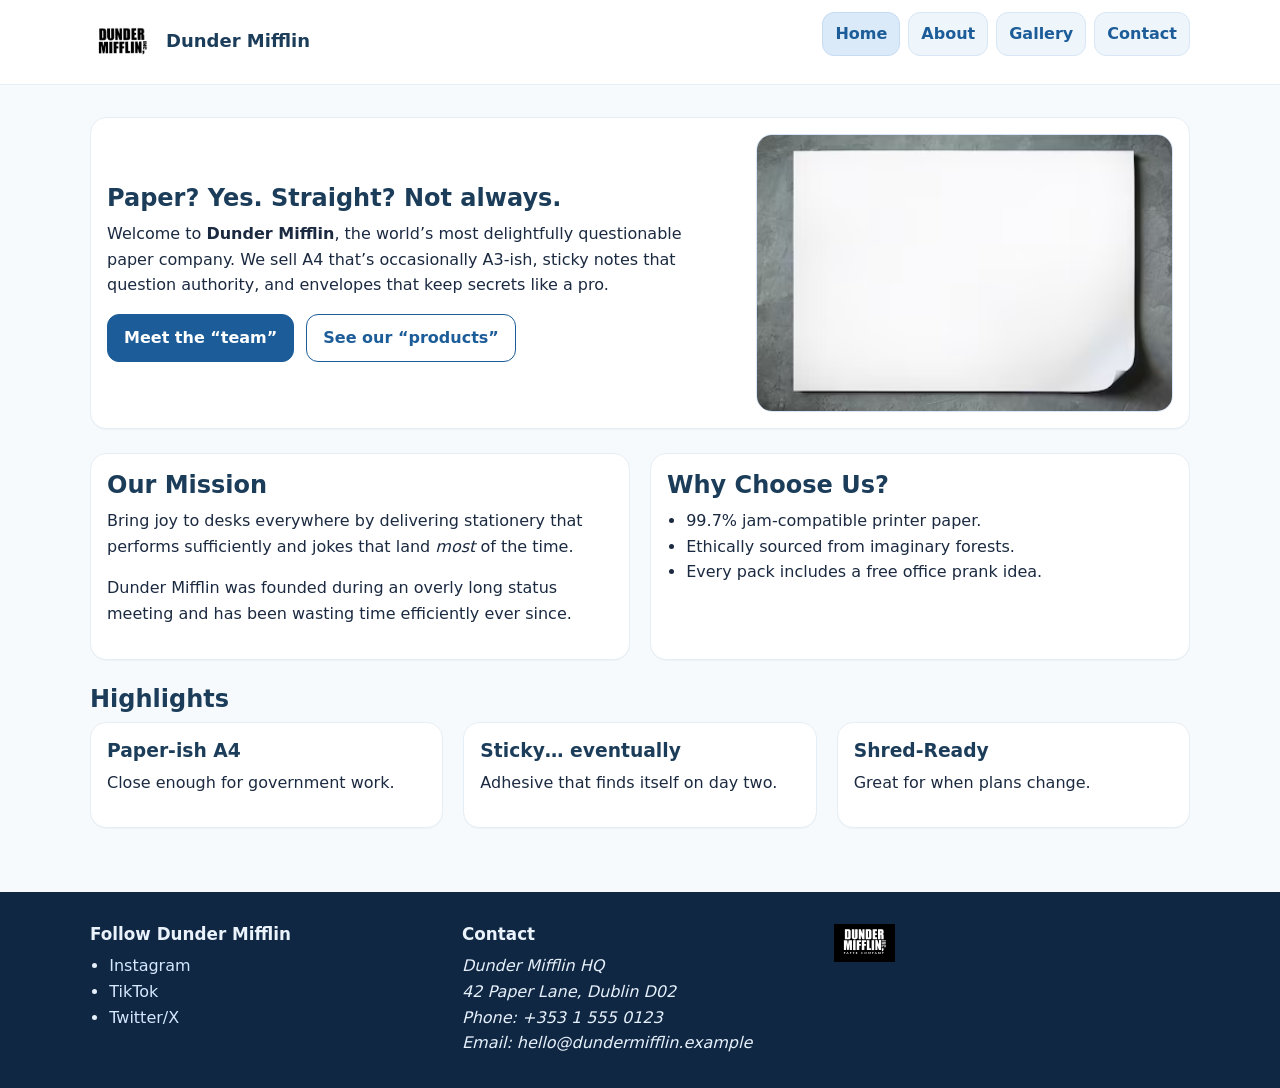
<file: index.html>
<!doctype html>
<html lang="en">
<head>
  <meta charset="utf-8">
  <meta name="viewport" content="width=device-width, initial-scale=1">
  <title>Dunder Mifflin – The World’s Funniest Paper Co.</title>
  <meta name="description" content="Dunder Mifflin is a satirical paper company bringing office-grade humor to everyday stationery.">
  <link rel="stylesheet" href="css/styles.css">
</head>
<body>
<header class="site-header">
  <div class="container header-inner">
    <a class="header-brand" href="index.html" aria-label="Dunder Mifflin home">
      <img src="images/Logo.jpg.webp" alt="Dunder Mifflin logo">
      <span class="header-title">Dunder Mifflin</span>
    </a>
    <nav class="main-nav" aria-label="Primary">
      <ul>
        <li><a href="index.html" aria-current="page">Home</a></li>
        <li><a href="about.html" >About</a></li>
        <li><a href="gallery.html" >Gallery</a></li>
        <li><a href="contact.html" >Contact</a></li>
      </ul>
    </nav>
  </div>
</header>
<main>
  <div class="container">

<section class="hero card">
  <div>
    <h1>Paper? Yes. Straight? Not always.</h1>
    <p>Welcome to <strong>Dunder Mifflin</strong>, the world’s most delightfully questionable paper company. 
    We sell A4 that’s occasionally A3-ish, sticky notes that question authority, and envelopes that keep secrets like a pro.</p>
    <div class="cta">
      <a class="btn" href="about.html">Meet the “team”</a>
      <a class="btn alt" href="gallery.html">See our “products”</a>
    </div>
  </div>
  <img src="images/Image1a4.jpg.avif" alt="Slightly bent A4 paper product shot">
</section>

<section style="margin-top:1.5rem;">
  <div class="columns">
    <article class="card">
      <h2>Our Mission</h2>
      <p>Bring joy to desks everywhere by delivering stationery that performs sufficiently and jokes that land <em>most</em> of the time.</p>
      <p>Dunder Mifflin was founded during an overly long status meeting and has been wasting time efficiently ever since.</p>
    </article>
    <article class="card">
      <h2>Why Choose Us?</h2>
      <ul>
        <li>99.7% jam-compatible printer paper.</li>
        <li>Ethically sourced from imaginary forests.</li>
        <li>Every pack includes a free office prank idea.</li>
      </ul>
    </article>
  </div>
</section>

<section style="margin-top:1.5rem;">
  <h2 class="sr-only">Highlights</h2>
  <div class="columns-3">
    <div class="card"><h3>Paper-ish A4</h3><p>Close enough for government work.</p></div>
    <div class="card"><h3>Sticky… eventually</h3><p>Adhesive that finds itself on day two.</p></div>
    <div class="card"><h3>Shred-Ready</h3><p>Great for when plans change.</p></div>
  </div>
</section>
  </div>
</main>
<footer class="site-footer">
  <div class="container footer-grid">
    <div class="footer-col">
      <h3>Follow Dunder Mifflin</h3>
      <ul>
        <li><a href="https://instagram.com" target="_blank" rel="noopener">Instagram</a></li>
        <li><a href="https://tiktok.com" target="_blank" rel="noopener">TikTok</a></li>
        <li><a href="https://twitter.com" target="_blank" rel="noopener">Twitter/X</a></li>
      </ul>
    </div>
    <div class="footer-col">
      <h3>Contact</h3>
      <address>
        Dunder Mifflin HQ<br>
        42 Paper Lane, Dublin D02<br>
        Phone: +353 1 555 0123<br>
        Email: hello@dundermifflin.example
      </address>
    </div>
    <div class="footer-col footer-logo">
      <a href="index.html"><img src="images/logo-small.svg" alt="Dunder Mifflin small logo"></a>
    </div>
  </div>
</footer>
</body>
</html>
</file>
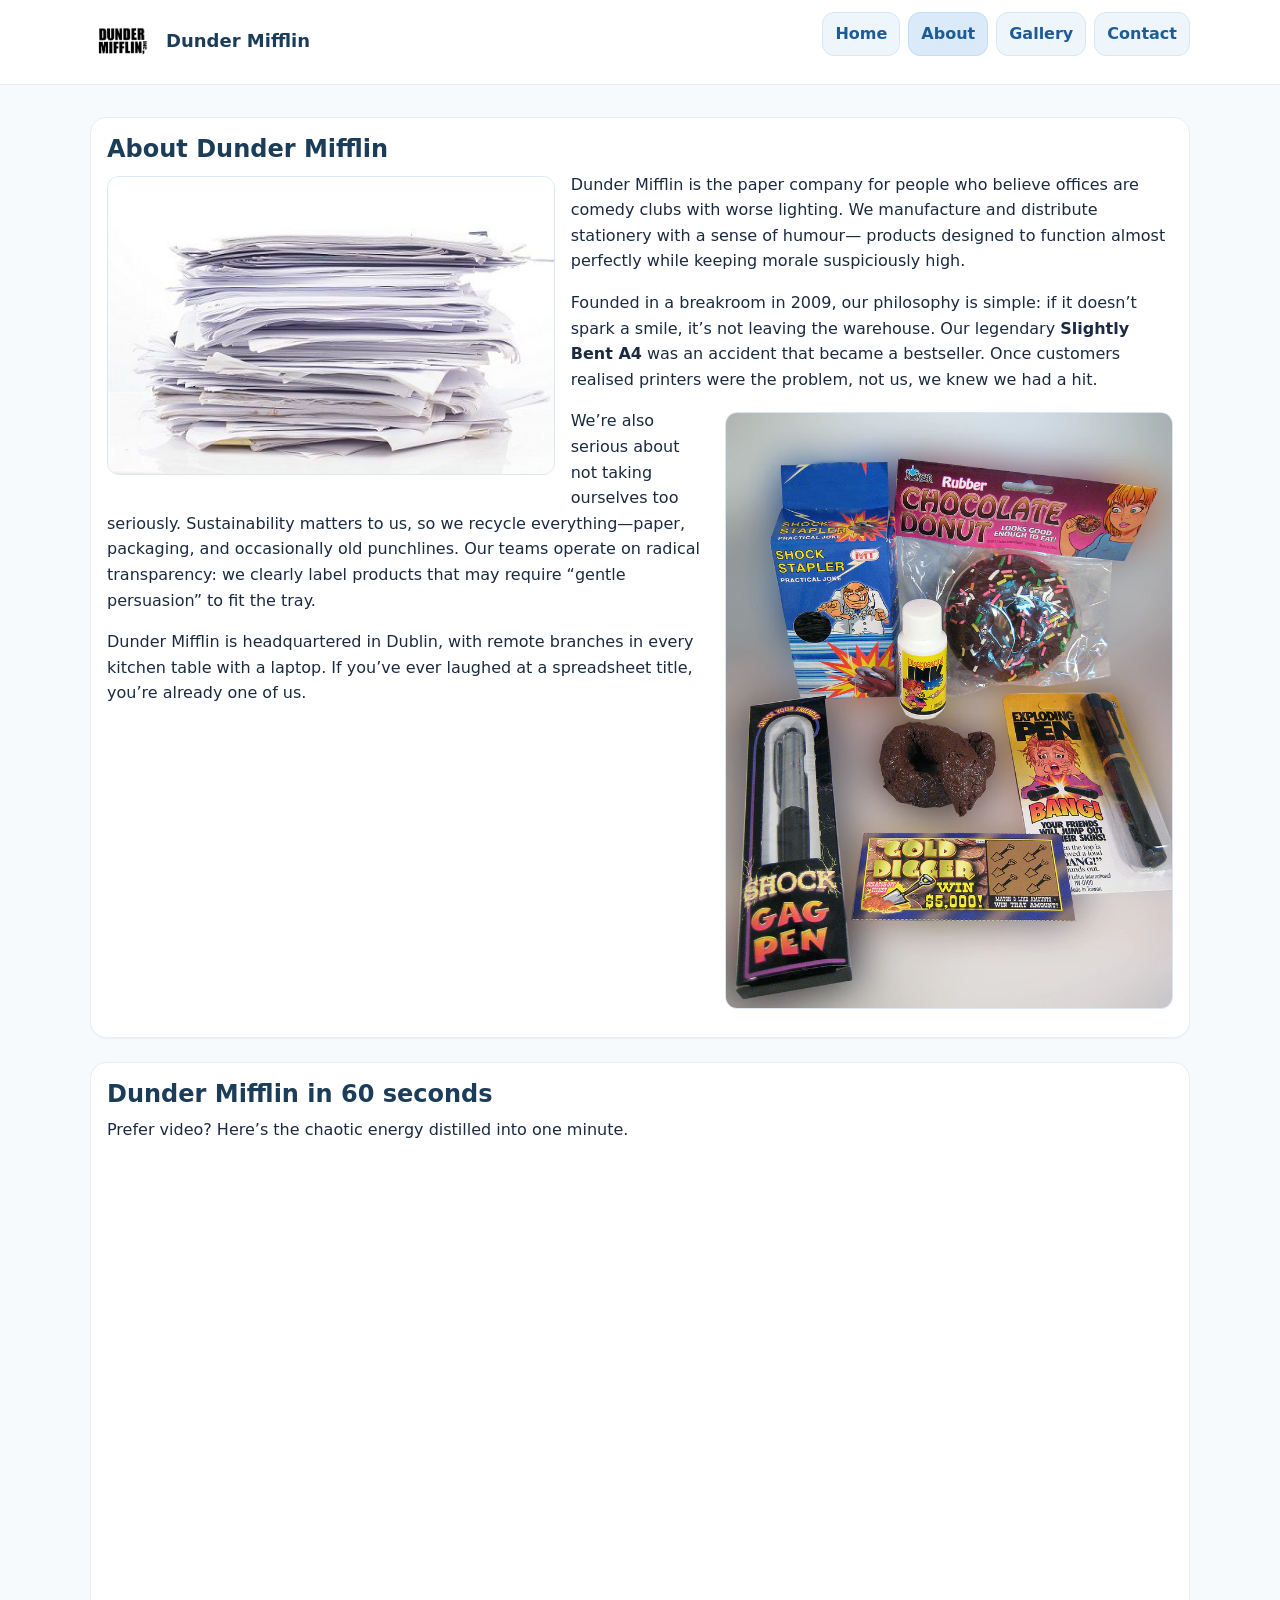
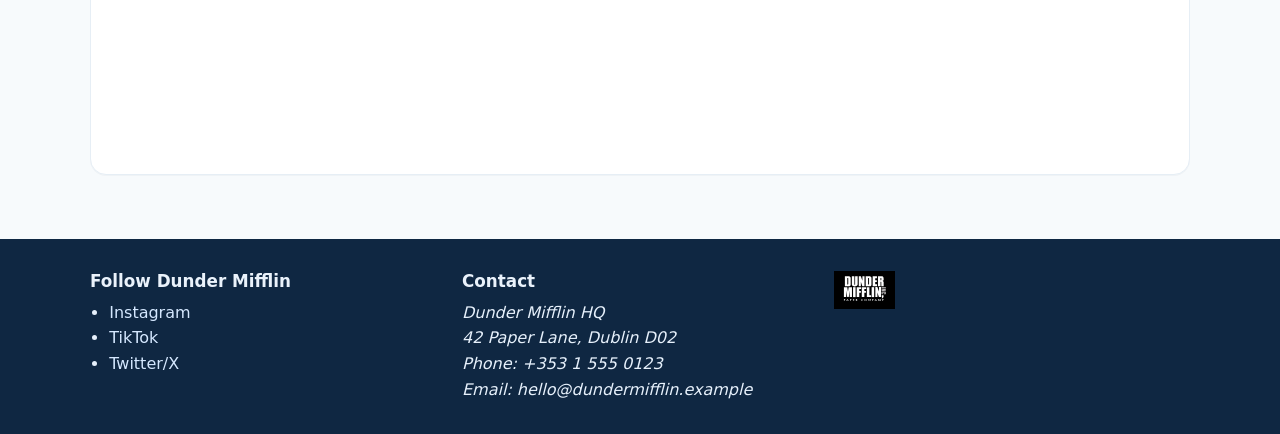
<file: about.html>
<!doctype html>
<html lang="en">
<head>
  <meta charset="utf-8">
  <meta name="viewport" content="width=device-width, initial-scale=1">
  <title>Dunder Mifflin – The World’s Funniest Paper Co.</title>
  <meta name="description" content="Dunder Mifflin is a satirical paper company bringing office-grade humor to everyday stationery.">
  <link rel="stylesheet" href="css/styles.css">
</head>
<body>
<header class="site-header">
  <div class="container header-inner">
    <a class="header-brand" href="index.html" aria-label="Dunder Mifflin home">
      <img src="images/Logo.jpg.webp" alt="Dunder Mifflin logo">
      <span class="header-title">Dunder Mifflin</span>
    </a>
    <nav class="main-nav" aria-label="Primary">
      <ul>
        <li><a href="index.html" >Home</a></li>
        <li><a href="about.html" aria-current="page">About</a></li>
        <li><a href="gallery.html" >Gallery</a></li>
        <li><a href="contact.html" >Contact</a></li>
      </ul>
    </nav>
  </div>
</header>
<main>
  <div class="container">

<article class="card clearfix">
  <h1>About Dunder Mifflin</h1>
  <img src="images/paper.jpeg" class="float-left" alt="Recycled meme paper on the left">
  <p>Dunder Mifflin is the paper company for people who believe offices are comedy clubs
  with worse lighting. We manufacture and distribute stationery with a sense of humour—
  products designed to function almost perfectly while keeping morale suspiciously high.</p>

  <p>Founded in a breakroom in 2009, our philosophy is simple: if it doesn’t spark a smile,
  it’s not leaving the warehouse. Our legendary <strong>Slightly Bent A4</strong> was an accident
  that became a bestseller. Once customers realised printers were the problem, not us, we
  knew we had a hit.</p>

  <img src="images/Office pranks.webp" class="float-right" alt="Office pranks starter pack on the right">
  <p>We’re also serious about not taking ourselves too seriously. Sustainability matters to us,
  so we recycle everything—paper, packaging, and occasionally old punchlines. Our teams operate
  on radical transparency: we clearly label products that may require “gentle persuasion” to fit
  the tray.</p>

  <p>Dunder Mifflin is headquartered in Dublin, with remote branches in every kitchen table with a
  laptop. If you’ve ever laughed at a spreadsheet title, you’re already one of us.</p>
</article>

<section class="card" style="margin-top:1.5rem;">
  <h2>Dunder Mifflin in 60 seconds</h2>
  <p>Prefer video? Here’s the chaotic energy distilled into one minute.</p>
  <div style="position:relative;padding-top:56.25%;">
    <iframe src="https://www.youtube.com/embed/0Kvw2BPKjz0?si=rrwOvqT48_02c9jx" 
            title="Dunder Mifflin – 60 Second Intro" 
            allow="accelerometer; autoplay; clipboard-write; encrypted-media; gyroscope; picture-in-picture; web-share"
            allowfullscreen
            style="position:absolute;top:0;left:0;width:100%;height:100%;border:0;border-radius:.75rem;"></iframe>
  </div>
</section>
  </div>
</main>
<footer class="site-footer">
  <div class="container footer-grid">
    <div class="footer-col">
      <h3>Follow Dunder Mifflin</h3>
      <ul>
        <li><a href="https://instagram.com" target="_blank" rel="noopener">Instagram</a></li>
        <li><a href="https://tiktok.com" target="_blank" rel="noopener">TikTok</a></li>
        <li><a href="https://twitter.com" target="_blank" rel="noopener">Twitter/X</a></li>
      </ul>
    </div>
    <div class="footer-col">
      <h3>Contact</h3>
      <address>
        Dunder Mifflin HQ<br>
        42 Paper Lane, Dublin D02<br>
        Phone: +353 1 555 0123<br>
        Email: hello@dundermifflin.example
      </address>
    </div>
    <div class="footer-col footer-logo">
      <a href="index.html"><img src="images/logo-small.svg" alt="Dunder Mifflin small logo"></a>
    </div>
  </div>
</footer>
</body>
</html>
</file>
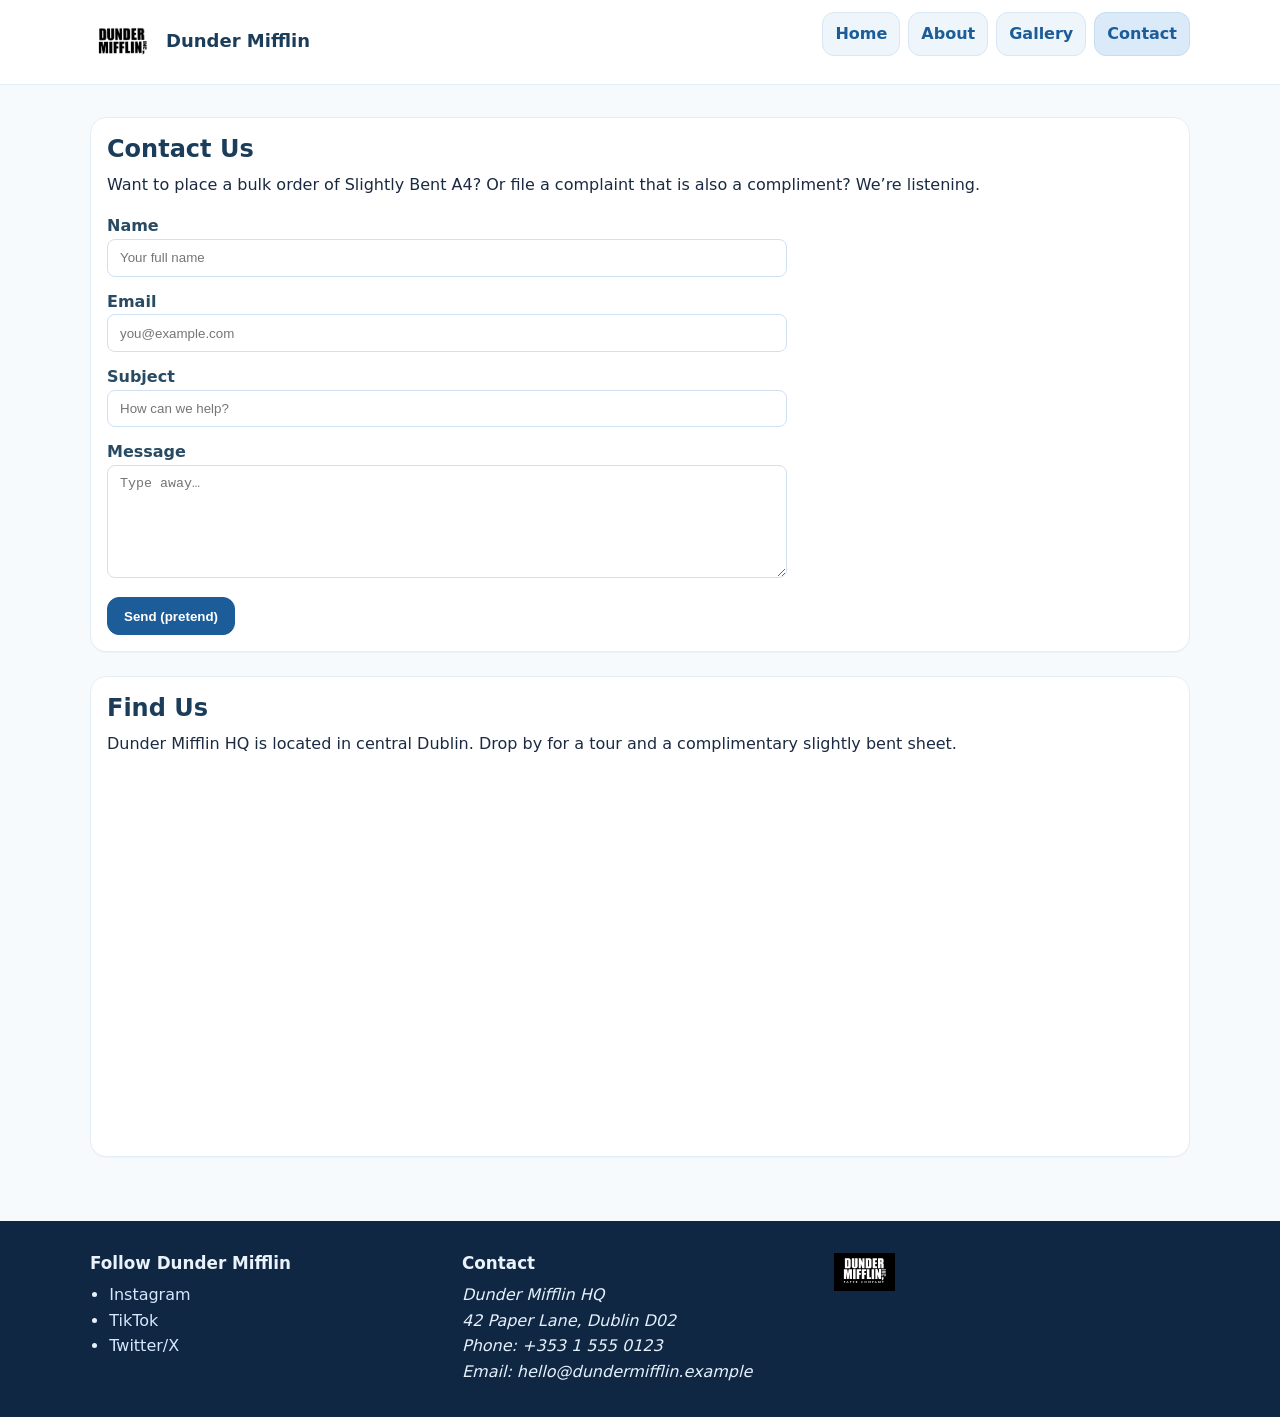
<file: contact.html>
<!doctype html>
<html lang="en">
<head>
  <meta charset="utf-8">
  <meta name="viewport" content="width=device-width, initial-scale=1">
  <title>Dunder Mifflin – The World’s Funniest Paper Co.</title>
  <meta name="description" content="Dunder Mifflin is a satirical paper company bringing office-grade humor to everyday stationery.">
  <link rel="stylesheet" href="css/styles.css">
</head>
<body>
<header class="site-header">
  <div class="container header-inner">
    <a class="header-brand" href="index.html" aria-label="Dunder Mifflin home">
      <img src="images/Logo.jpg.webp" alt="Dunder Mifflin logo">
      <span class="header-title">Dunder Mifflin</span>
    </a>
    <nav class="main-nav" aria-label="Primary">
      <ul>
        <li><a href="index.html" >Home</a></li>
        <li><a href="about.html" >About</a></li>
        <li><a href="gallery.html" >Gallery</a></li>
        <li><a href="contact.html" aria-current="page">Contact</a></li>
      </ul>
    </nav>
  </div>
</header>
<main>
  <div class="container">

<article class="card">
  <h1>Contact Us</h1>
  <p>Want to place a bulk order of Slightly Bent A4? Or file a complaint that is also a compliment? We’re listening.</p>

  <form class="contact-form" action="#" method="get">
    <div>
      <label for="name">Name</label>
      <input id="name" name="name" type="text" placeholder="Your full name" required>
    </div>
    <div>
      <label for="email">Email</label>
      <input id="email" name="email" type="email" placeholder="you@example.com" required>
    </div>
    <div>
      <label for="subject">Subject</label>
      <input id="subject" name="subject" type="text" placeholder="How can we help?">
    </div>
    <div>
      <label for="message">Message</label>
      <textarea id="message" name="message" rows="6" placeholder="Type away…"></textarea>
    </div>
    <div>
      <button class="btn" type="submit">Send (pretend)</button>
    </div>
  </form>
</article>

<section class="card" style="margin-top:1.5rem;">
  <h2>Find Us</h2>
  <p>Dunder Mifflin HQ is located in central Dublin. Drop by for a tour and a complimentary slightly bent sheet.</p>
  <iframe class="map-embed" 
    src="https://www.google.com/maps?q=Dublin%2C+Ireland&output=embed" 
    loading="lazy"
    referrerpolicy="no-referrer-when-downgrade"
    aria-label="Map showing Dublin, Ireland"></iframe>
</section>
  </div>
</main>
<footer class="site-footer">
  <div class="container footer-grid">
    <div class="footer-col">
      <h3>Follow Dunder Mifflin</h3>
      <ul>
        <li><a href="https://instagram.com" target="_blank" rel="noopener">Instagram</a></li>
        <li><a href="https://tiktok.com" target="_blank" rel="noopener">TikTok</a></li>
        <li><a href="https://twitter.com" target="_blank" rel="noopener">Twitter/X</a></li>
      </ul>
    </div>
    <div class="footer-col">
      <h3>Contact</h3>
      <address>
        Dunder Mifflin HQ<br>
        42 Paper Lane, Dublin D02<br>
        Phone: +353 1 555 0123<br>
        Email: hello@dundermifflin.example
      </address>
    </div>
    <div class="footer-col footer-logo">
      <a href="index.html"><img src="images/logo-small.svg" alt="Dunder Mifflin small logo"></a>
    </div>
  </div>
</footer>
</body>
</html>
</file>
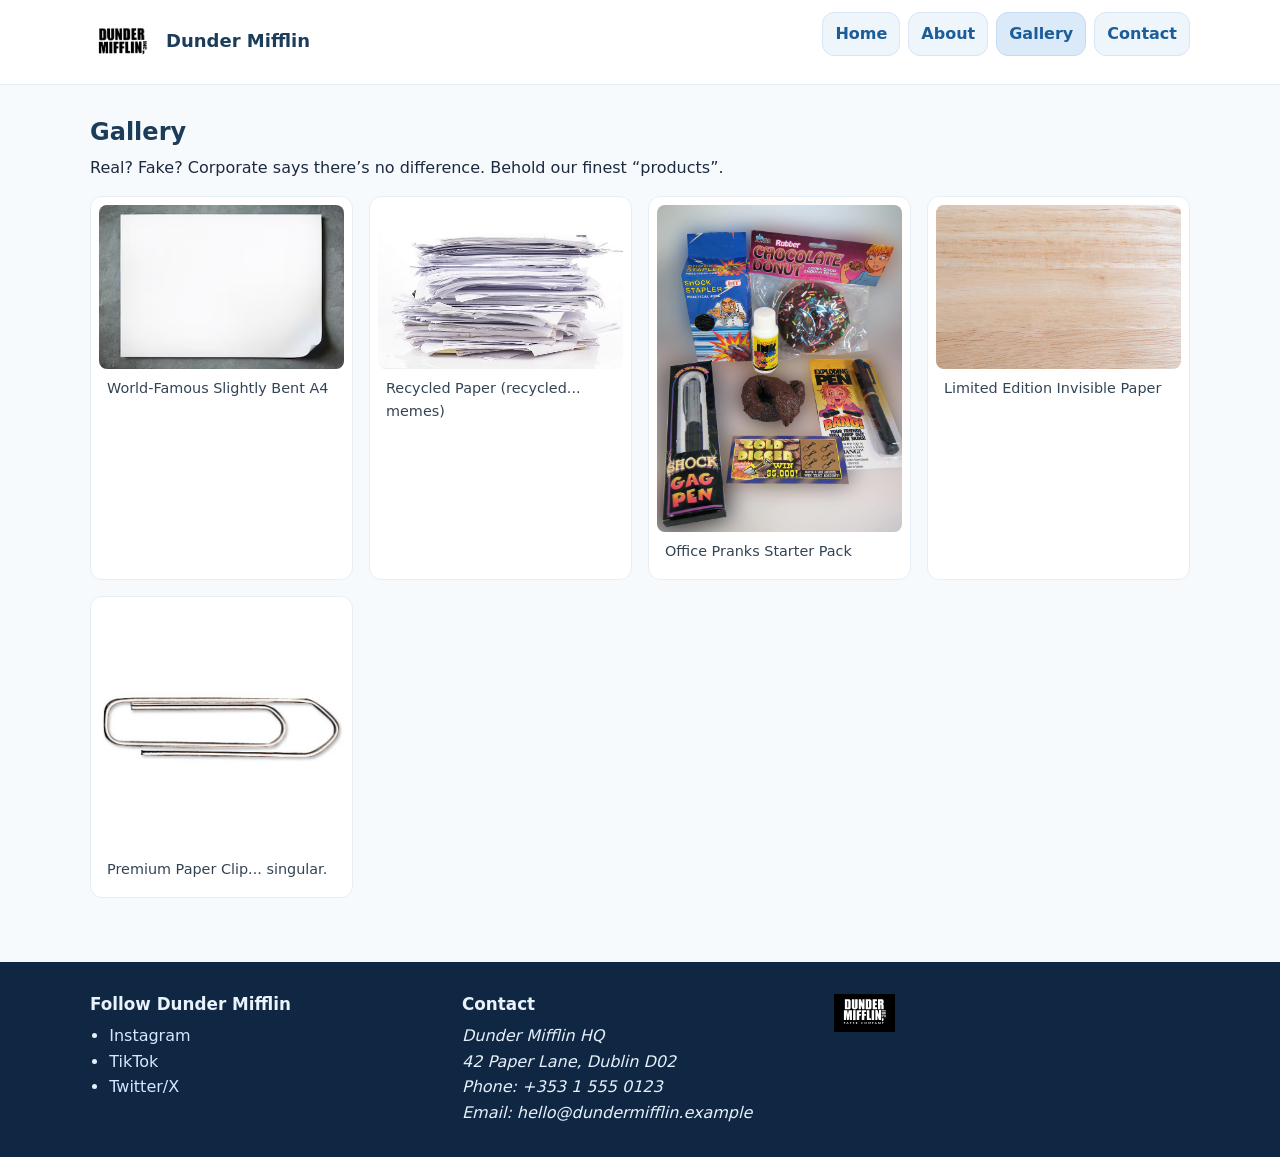
<file: gallery.html>
<!doctype html>
<html lang="en">
<head>
  <meta charset="utf-8">
  <meta name="viewport" content="width=device-width, initial-scale=1">
  <title>Dunder Mifflin – The World’s Funniest Paper Co.</title>
  <meta name="description" content="Dunder Mifflin is a satirical paper company bringing office-grade humor to everyday stationery.">
  <link rel="stylesheet" href="css/styles.css">
</head>
<body>
<header class="site-header">
  <div class="container header-inner">
    <a class="header-brand" href="index.html" aria-label="Dunder Mifflin home">
      <img src="images/Logo.jpg.webp" alt="Dunder Mifflin logo">
      <span class="header-title">Dunder Mifflin</span>
    </a>
    <nav class="main-nav" aria-label="Primary">
      <ul>
        <li><a href="index.html" >Home</a></li>
        <li><a href="about.html" >About</a></li>
        <li><a href="gallery.html" aria-current="page">Gallery</a></li>
        <li><a href="contact.html" >Contact</a></li>
      </ul>
    </nav>
  </div>
</header>
<main>
  <div class="container">

<article>
  <h1>Gallery</h1>
  <p>Real? Fake? Corporate says there’s no difference. Behold our finest “products”.</p>
  <div class="gallery-grid">
    <figure>
  <img src="images/Image1a4.jpg.avif" alt="World-Famous Slightly Bent A4">
  <figcaption>World-Famous Slightly Bent A4</figcaption>
</figure>
<figure>
  <img src="images/paper.jpeg" alt="Recycled Paper (recycled... memes)">
  <figcaption>Recycled Paper (recycled... memes)</figcaption>
</figure>
<figure>
  <img src="images/Office pranks.webp" alt="Office Pranks Starter Pack">
  <figcaption>Office Pranks Starter Pack</figcaption>
</figure>
<figure>
  <img src="images/invis.jpeg" alt="Limited Edition Invisible Paper">
  <figcaption>Limited Edition Invisible Paper</figcaption>
</figure>
<figure>
  <img src="images/Paperclip.jpeg" alt="Premium Paper Clip... singular.">
  <figcaption>Premium Paper Clip... singular.</figcaption>
</figure>
  </div>
</article>
  </div>
</main>
<footer class="site-footer">
  <div class="container footer-grid">
    <div class="footer-col">
      <h3>Follow Dunder Mifflin</h3>
      <ul>
        <li><a href="https://instagram.com" target="_blank" rel="noopener">Instagram</a></li>
        <li><a href="https://tiktok.com" target="_blank" rel="noopener">TikTok</a></li>
        <li><a href="https://twitter.com" target="_blank" rel="noopener">Twitter/X</a></li>
      </ul>
    </div>
    <div class="footer-col">
      <h3>Contact</h3>
      <address>
        Dunder Mifflin HQ<br>
        42 Paper Lane, Dublin D02<br>
        Phone: +353 1 555 0123<br>
        Email: hello@dundermifflin.example
      </address>
    </div>
    <div class="footer-col footer-logo">
      <a href="index.html"><img src="images/logo-small.svg" alt="Dunder Mifflin small logo"></a>
    </div>
  </div>
</footer>
</body>
</html>
</file>
<file: css/styles.css>
/* =========================
   Dunder Mifflin - styles.css
   ========================= */

/* ===== Global Styles ===== */
/* CSS Reset & Box Sizing */
*,
*::before,
*::after { box-sizing: border-box; margin: 0; padding: 0; }

html { scroll-behavior: smooth; }

body {
  font-family: system-ui, -apple-system, "Segoe UI", Roboto, "Helvetica Neue", Arial, "Noto Sans", sans-serif;
  line-height: 1.6;
  color: #1b2a41;
  background: #f7fafc;
}

/* Text Styles */
h1, h2, h3 { line-height: 1.25; margin-bottom: .5rem; color: #1c3d5a; }
p { margin-bottom: 1rem; }
ul { margin-left: 1.2rem; margin-bottom: 1rem; }
a { color: #1c5d99; text-decoration: none; }
a:hover { text-decoration: underline; }

.container { width: min(1100px, 92%); margin: 0 auto; }

/* ===== Header ===== */
header.site-header {
  background: #ffffff;
  border-bottom: 1px solid #e6eef5;
  position: sticky; top: 0; z-index: 20;
}
.header-inner { display: flex; align-items: center; justify-content: space-between; gap: 1rem; padding: .75rem 0; }
.header-brand { display: flex; align-items: center; gap: .75rem; }
.header-brand img { height: 48px; width: auto; }
.header-title { font-weight: 800; font-size: 1.125rem; color: #1c3d5a; }

/* ===== Navigation ===== */
nav.main-nav ul { list-style: none; display: flex; gap: .5rem; flex-wrap: wrap; }
nav.main-nav a {
  display: inline-block; padding: .5rem .75rem; border-radius: .75rem;
  font-weight: 600; background: #eef5fb; border: 1px solid #d8e6f5;
}
nav.main-nav a[aria-current="page"] { background: #dbeaf8; border-color: #c5dbf2; }

/* ===== Main ===== */
main { padding: 2rem 0; }
.hero {
  background: linear-gradient(120deg, #e7f1fb, #f3f8ff);
  border: 1px solid #e0ecfb;
  padding: 2rem; border-radius: 1.25rem;
  display: grid; grid-template-columns: 1.2fr .8fr; gap: 1.5rem;
  align-items: center;
}
.hero img { width: 100%; height: auto; border-radius: 1rem; border: 1px solid #d5e6fb; }
.cta { display: flex; gap: .75rem; flex-wrap: wrap; margin-top: .75rem; }
.btn {
  display: inline-block; padding: .65rem 1rem; border-radius: .75rem; font-weight: 700;
  border: 1px solid #1c5d99; color: white; background: #1c5d99;
}
.btn.alt { background: #ffffff; color: #1c5d99; }

/* Two+ Column Utility (for homepage and about) */
.columns { display: grid; grid-template-columns: repeat(2, 1fr); gap: 1.25rem; }
.columns-3 { display: grid; grid-template-columns: repeat(3, 1fr); gap: 1.25rem; }

.card {
  background: #ffffff; border: 1px solid #e6eef5; border-radius: 1rem; padding: 1rem;
  box-shadow: 0 1px 0 rgba(20, 40, 60, .03);
}

/* ===== About Page: Floated images for text wrap ===== */
.float-left {
  float: left; margin: .25rem 1rem .75rem 0; border-radius: .75rem; border: 1px solid #dbe6f5; max-width: 42%;
}
.float-right {
  float: right; margin: .25rem 0 .75rem 1rem; border-radius: .75rem; border: 1px solid #dbe6f5; max-width: 42%;
}

/* Clearfix utility for floated sections */
.clearfix::after { content: ""; display: table; clear: both; }

/* ===== Gallery ===== */
.gallery-grid {
  display: grid;
  grid-template-columns: repeat(auto-fit, minmax(220px, 1fr));
  gap: 1rem;
}
.gallery-grid figure {
  background: #ffffff; border: 1px solid #e6eef5; border-radius: .75rem; padding: .5rem;
}
.gallery-grid img { width: 100%; height: auto; border-radius: .5rem; display: block; }
.gallery-grid figcaption { font-size: .9rem; padding: .5rem; color: #345; }

/* ===== Contact Page ===== */
form.contact-form {
  display: grid; gap: .75rem; max-width: 680px;
}
input, textarea {
  width: 100%; padding: .65rem .75rem; border-radius: .5rem; border: 1px solid #cfe0f3; background: #fff;
}
label { font-weight: 600; color: #284b63; }
.map-embed { width: 100%; height: 360px; border: 0; border-radius: .75rem; }

/* ===== Footer ===== */
footer.site-footer {
  background: #0f2742; color: #e6f0fb; margin-top: 2rem; padding: 2rem 0;
}
.footer-grid {
  display: grid; grid-template-columns: repeat(3, 1fr); gap: 1rem; align-items: start;
}
.footer-col h3 { font-size: 1.05rem; margin-bottom: .5rem; color: #eaf2fb; }
.footer-col a { color: #d5e8ff; }
.footer-logo img { height: 38px; width: auto; display: inline-block; }

/* ===== Media Queries ===== */
@media (max-width: 900px) {
  .hero { grid-template-columns: 1fr; }
  .columns, .columns-3 { grid-template-columns: 1fr; }
  .float-left, .float-right { float: none; max-width: 100%; margin: .25rem 0 .75rem 0; }
  .footer-grid { grid-template-columns: 1fr; }
  nav.main-nav ul { justify-content: center; }
  .header-title { display: none; } /* keep header compact on small screens */
}
</file>
